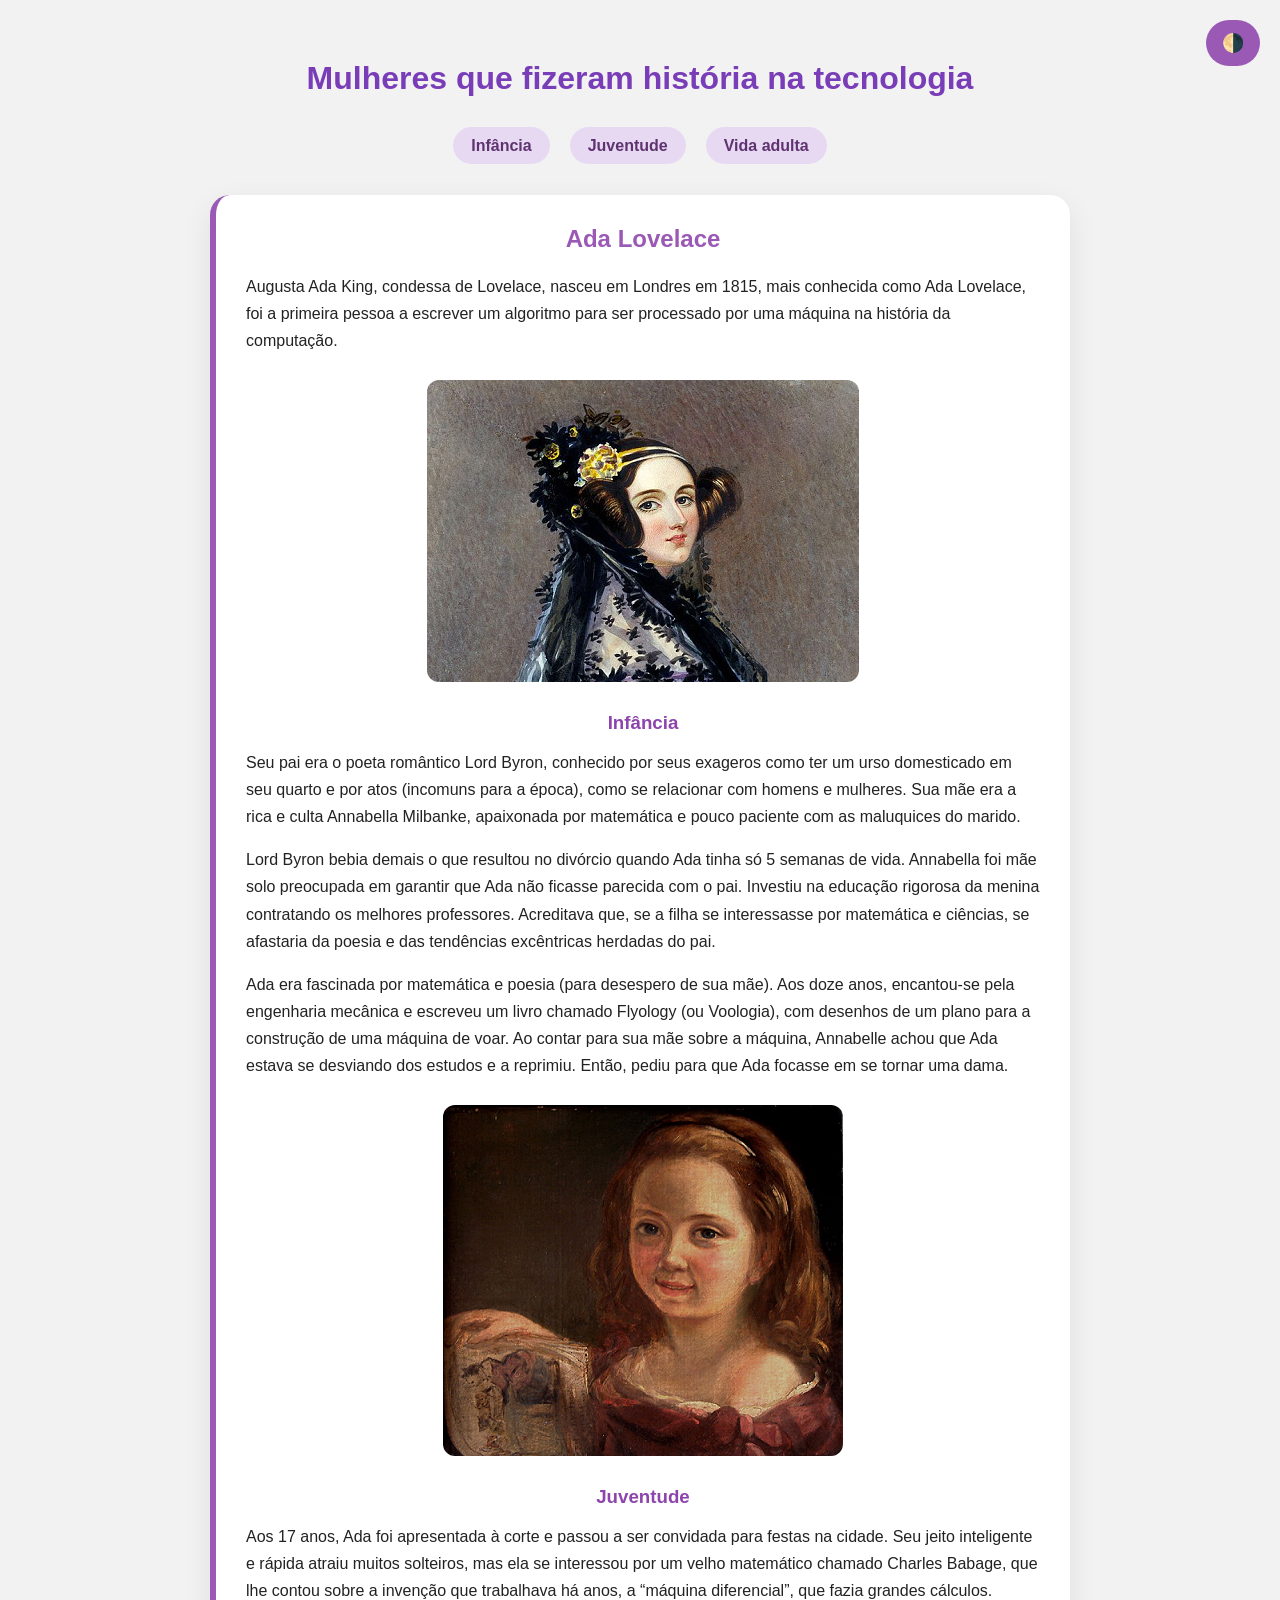
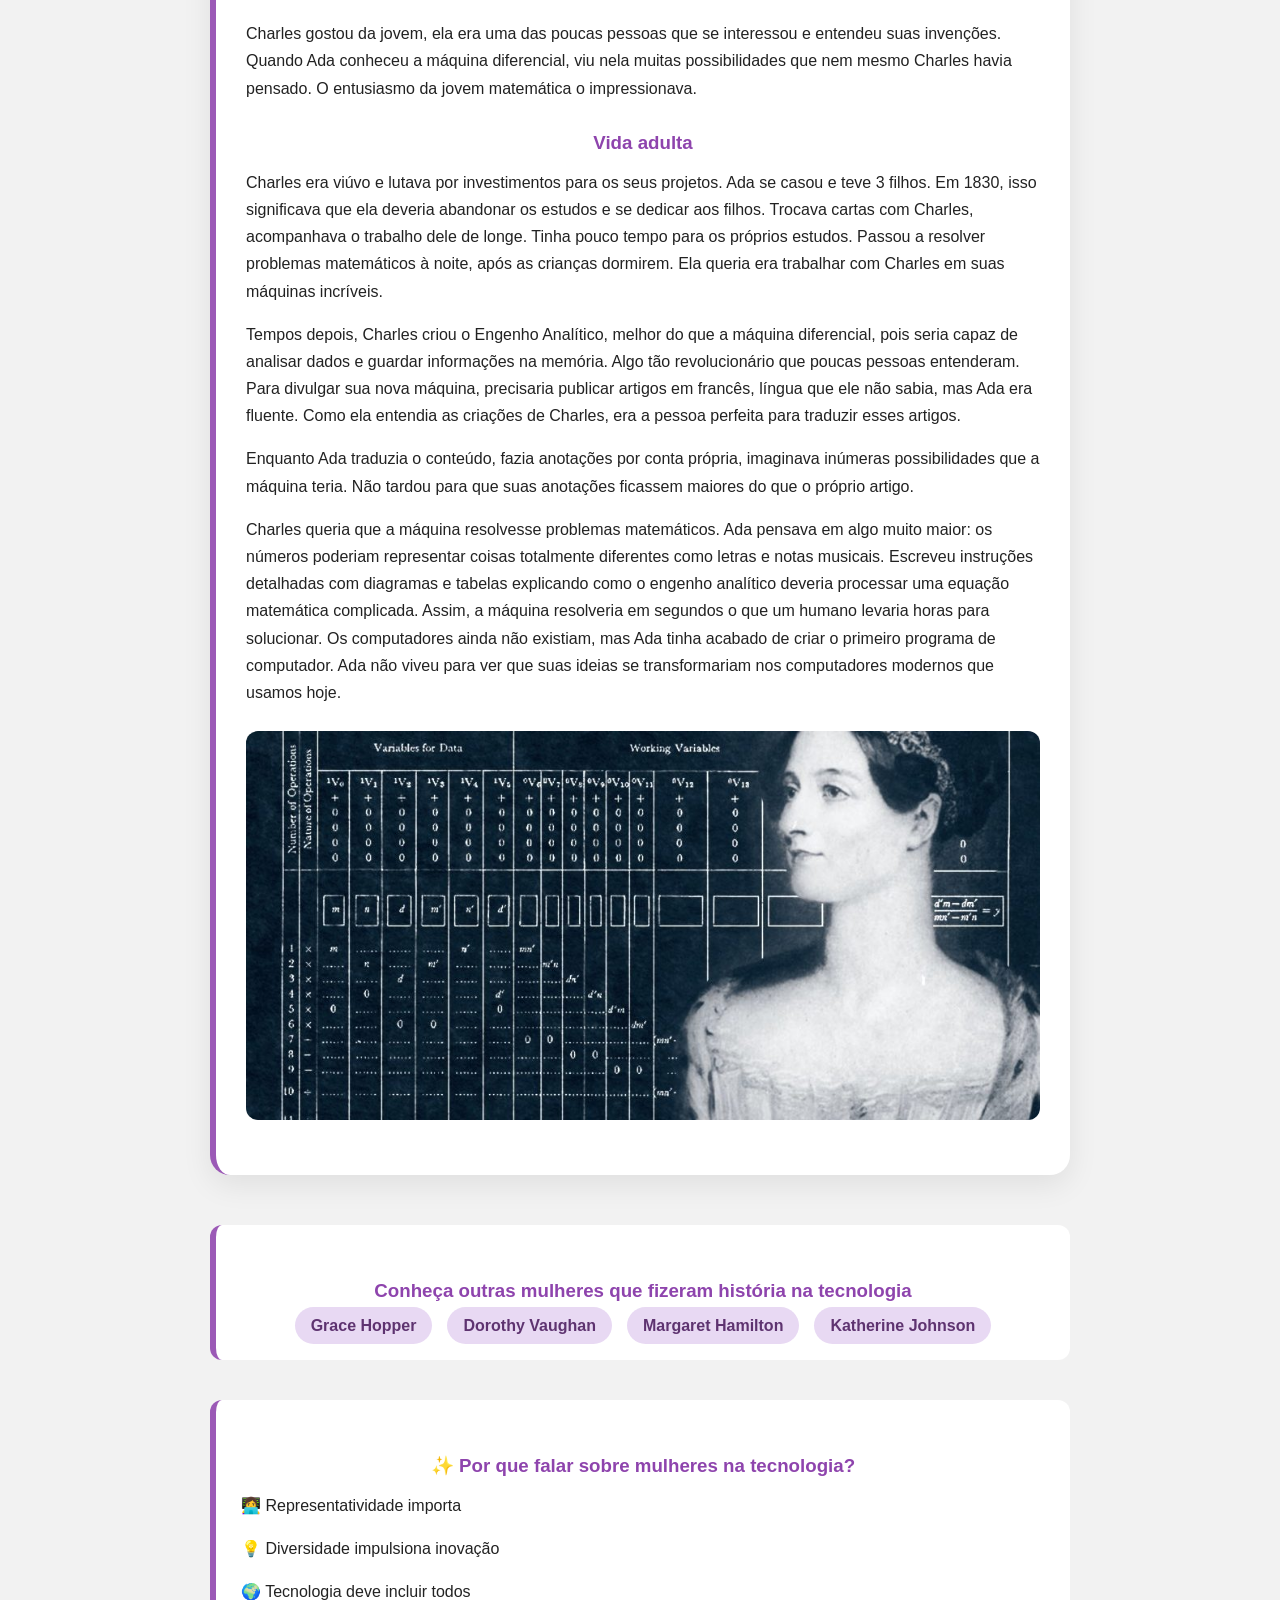
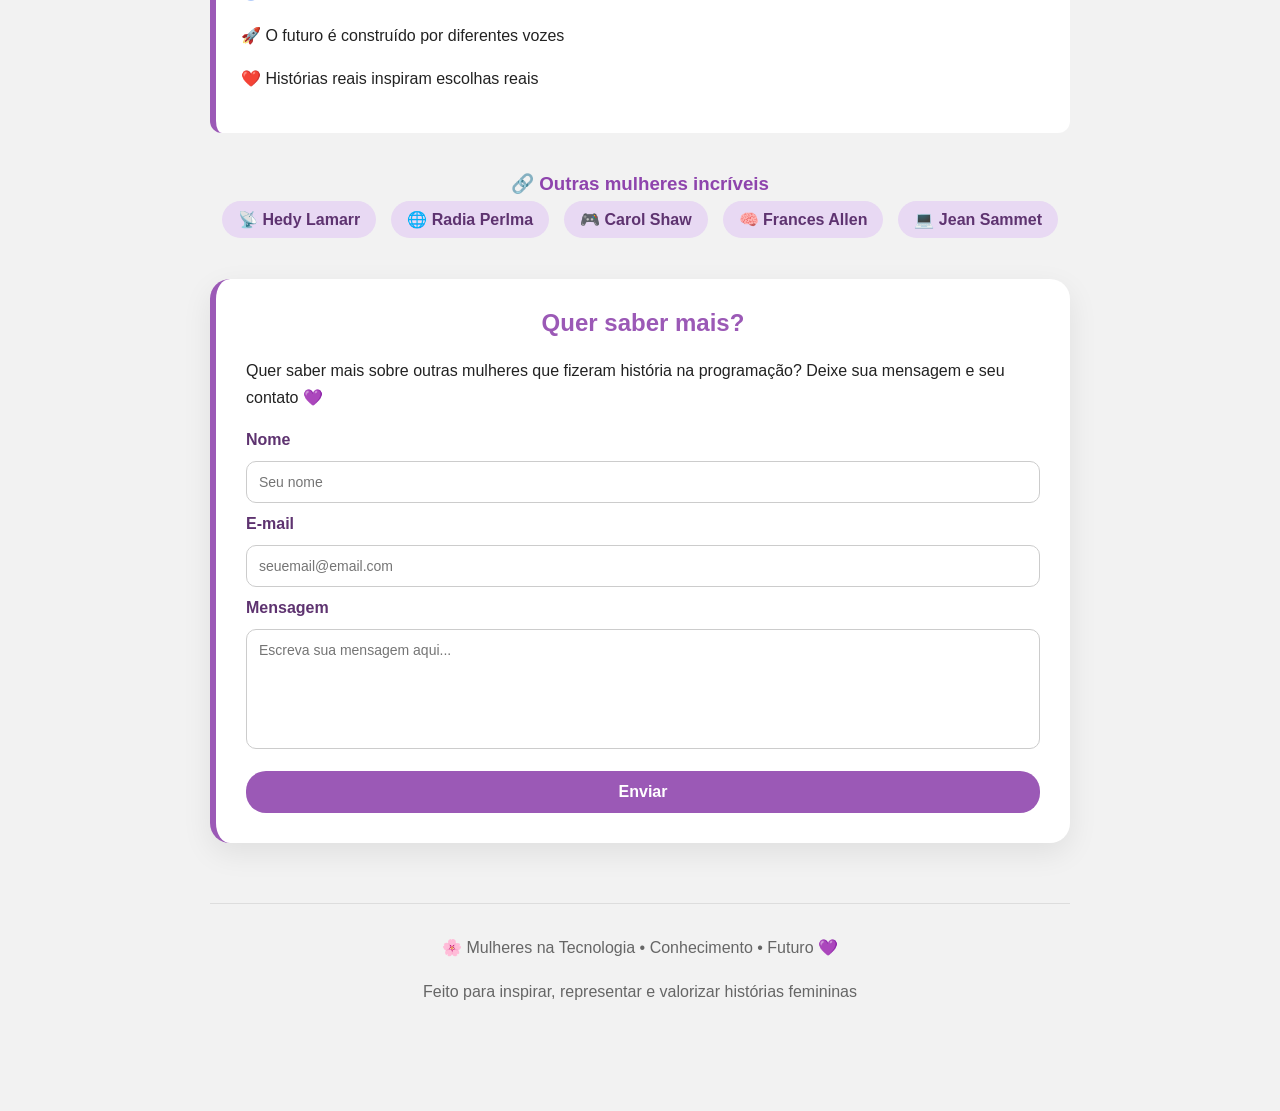
<file: site-ada/ada.html>
<!DOCTYPE html>
<html lang="pt-BR">
<head>
    <meta charset="UTF-8">
    <meta name="viewport" content="width=device-width, initial-scale=1.0">
    <title>Mulheres na tecnologia</title>
    <meta name="description" content="Mulheres que fizeram história na tecnologia">
    <link rel="stylesheet" href="style.css">
</head>

<body>
    <input type="checkbox" id="theme-toggle">

    <label for="theme-toggle" class="theme-button">🌗</label>

    <main class="page">
        <div class="container">

            <h1>Mulheres que fizeram história na tecnologia</h1>

            <nav class="menu">
                <ul>
                    <li><a href="#infancia">Infância</a></li>
                    <li><a href="#juventude">Juventude</a></li>
                    <li><a href="#vida-adulta">Vida adulta</a></li>
                </ul>
            </nav>

            <section class="card">
                <h2>Ada Lovelace</h2>

                <p>Augusta Ada King, condessa de Lovelace, nasceu em Londres em 1815, mais conhecida como Ada Lovelace, foi a primeira pessoa a escrever um algoritmo para ser processado por uma máquina na história da computação.</p>

                <img src="imagens/adaPintura.png" alt="Imagem que mostra uma pintura colorida de Ada.">

                <h3 id="infancia">Infância</h3>

                <p>Seu pai era o poeta romântico Lord Byron, conhecido por seus exageros como ter um urso domesticado em seu quarto e por atos (incomuns para a época), como se relacionar com homens e mulheres. Sua mãe era a rica e culta Annabella Milbanke, apaixonada por matemática e pouco paciente com as maluquices do marido.</p>

                <p>Lord Byron bebia demais o que resultou no divórcio quando Ada tinha só 5 semanas de vida. Annabella foi mãe solo preocupada em garantir que Ada não ficasse parecida com o pai. Investiu na educação rigorosa da menina contratando os melhores professores. Acreditava que, se a filha se interessasse por matemática e ciências, se afastaria da poesia e das tendências excêntricas herdadas do pai.</p>

                <p>Ada era fascinada por matemática e poesia (para desespero de sua mãe). Aos doze anos, encantou-se pela engenharia mecânica e escreveu um livro chamado Flyology (ou Voologia), com desenhos de um plano para a construção de uma máquina de voar. Ao contar para sua mãe sobre a máquina, Annabelle achou que Ada estava se desviando dos estudos e a reprimiu. Então, pediu para que Ada focasse em se tornar uma dama.</p>

                <img src="imagens/adaCrianca.png" alt="Pintura de Ada criança segurando um desenho.">

                <h3 id="juventude">Juventude</h3>

                <p>Aos 17 anos, Ada foi apresentada à corte e passou a ser convidada para festas na cidade. Seu jeito inteligente e rápida atraiu muitos solteiros, mas ela se interessou por um velho matemático chamado Charles Babage, que lhe contou sobre a invenção que trabalhava há anos, a “máquina diferencial”, que fazia grandes cálculos.</p>

                <p>Charles gostou da jovem, ela era uma das poucas pessoas que se interessou e entendeu suas invenções. Quando Ada conheceu a máquina diferencial, viu nela muitas possibilidades que nem mesmo Charles havia pensado. O entusiasmo da jovem matemática o impressionava.</p>

                <h3 id="vida-adulta">Vida adulta</h3>

                <p>Charles era viúvo e lutava por investimentos para os seus projetos. Ada se casou e teve 3 filhos. Em 1830, isso significava que ela deveria abandonar os estudos e se dedicar aos filhos. Trocava cartas com Charles, acompanhava o trabalho dele de longe. Tinha pouco tempo para os próprios estudos. Passou a resolver problemas matemáticos à noite, após as crianças dormirem. Ela queria era trabalhar com Charles em suas máquinas incríveis.</p>

                <p>Tempos depois, Charles criou o Engenho Analítico, melhor do que a máquina diferencial, pois seria capaz de analisar dados e guardar informações na memória. Algo tão revolucionário que poucas pessoas entenderam. Para divulgar sua nova máquina, precisaria publicar artigos em francês, língua que ele não sabia, mas Ada era fluente. Como ela entendia as criações de Charles, era a pessoa perfeita para traduzir esses artigos.</p>

                <p>Enquanto Ada traduzia o conteúdo, fazia anotações por conta própria, imaginava inúmeras possibilidades que a máquina teria. Não tardou para que suas anotações ficassem maiores do que o próprio artigo.</p>

                <p>Charles queria que a máquina resolvesse problemas matemáticos. Ada pensava em algo muito maior: os números poderiam representar coisas totalmente diferentes como letras e notas musicais. Escreveu instruções detalhadas com diagramas e tabelas explicando como o engenho analítico deveria processar uma equação matemática complicada. Assim, a máquina resolveria em segundos o que um humano levaria horas para solucionar. Os computadores ainda não existiam, mas Ada tinha acabado de criar o primeiro programa de computador. Ada não viveu para ver que suas ideias se transformariam nos computadores modernos que usamos hoje.</p>

                <img src="imagens/adaTabela.png" alt="Pintura de Ada jovem ao lado de uma tabela com algoritmos.">
            </section>

            <section class="folder">
                <h3>Conheça outras mulheres que fizeram história na tecnologia</h3>

                <ul class="links-inline">
                    <li><a href="https://pt.wikipedia.org/wiki/Grace_Hopper" target="_blank">Grace Hopper</a></li>
                    <li><a href="https://pt.wikipedia.org/wiki/Dorothy_Vaughan" target="_blank">Dorothy Vaughan</a></li>
                    <li><a href="https://pt.wikipedia.org/wiki/Margaret_Hamilton_(cientista_da_computa%C3%A7%C3%A3o)" target="_blank">Margaret Hamilton</a></li>
                    <li><a href="https://pt.wikipedia.org/wiki/Katherine_Johnson" target="_blank">Katherine Johnson</a></li>
                </ul>
            </section>

            <section class="folder">
                <h3>✨ Por que falar sobre mulheres na tecnologia?</h3>
                <p>👩‍💻 Representatividade importa</p>
                <p>💡 Diversidade impulsiona inovação</p>
                <p>🌍 Tecnologia deve incluir todos</p>
                <p>🚀 O futuro é construído por diferentes vozes</p>
                <p>❤️ Histórias reais inspiram escolhas reais</p>
            </section>

            <section class="links-section">
                <h3>🔗 Outras mulheres incríveis</h3>

                <ul class="links-inline">
                    <li><a href="https://pt.wikipedia.org/wiki/Hedy_Lamarr" target="_blank">📡 Hedy Lamarr</a></li>
                    <li><a href="https://pt.wikipedia.org/wiki/Radia_Perlman" target="_blank">🌐 Radia Perlma</a></li>
                    <li><a href="https://pt.wikipedia.org/wiki/Carol_Shaw" target="_blank">🎮 Carol Shaw</a></li>
                    <li><a href="https://pt.wikipedia.org/wiki/Frances_Allen" target="_blank">🧠 Frances Allen</a></li>
                    <li><a href="https://pt.wikipedia.org/wiki/Jean_E._Sammet" target="_blank">💻 Jean Sammet</a></li>
                </ul>
            </section>

            <section class="card">
            <h2>Quer saber mais?</h2>

            <p>
                Quer saber mais sobre outras mulheres que fizeram história na programação?
                Deixe sua mensagem e seu contato 💜
            </p>

            <form id="formulario">
                <label for="nome">Nome</label>
                <input type="text" id="nome" name="nome" placeholder="Seu nome" required>

                <label for="email">E-mail</label>
                <input type="email" id="email" name="email" placeholder="seuemail@email.com" required>

                <label for="mensagem">Mensagem</label>
                <textarea id="mensagem" name="mensagem" placeholder="Escreva sua mensagem aqui..." required></textarea>

                <button type="submit">Enviar</button>
            </form>
            </section>

            <footer>
                <p>🌸 Mulheres na Tecnologia • Conhecimento • Futuro 💜</p>
                <p>Feito para inspirar, representar e valorizar histórias femininas</p>
            </footer>

        </div>
    </main>
    <script src="script.js"></script>
</body>
</html>
</file>
<file: site-ada/style.css>
* {
    margin: 0;
    padding: 0;
    box-sizing: border-box;
    font-family: Arial, Helvetica, sans-serif;
}

body {
    background: #f2f2f2;
    color: #222;
    transition: background 0.4s, color 0.4s;
}

.page {
    width: 100%;
    min-height: 100vh;
    background: #f2f2f2;
    padding: 60px 0;
}

.container {
    max-width: 900px;
    margin: 0 auto;
    padding: 0 20px;
}

h1 {
    text-align: center;
    margin-bottom: 40px;
    color: #7a3db8;
}

h2 {
    text-align: center;
    margin-bottom: 20px;
    color: #9b59b6;
}

h3 {
    text-align: center;
    margin: 30px 0 15px;
    color: #8e44ad;
}

p {
    margin-bottom: 16px;
    line-height: 1.7;
}

img {
    display: block;
    max-width: 100%;
    margin: 25px auto;
    border-radius: 12px;
}

.card {
    background: #ffffff;
    color: #222;
    padding: 30px;
    border-radius: 20px;
    box-shadow: 0 10px 30px rgba(0,0,0,0.08);
    border-left: 6px solid #9b59b6;
}

.folder {
    margin-top: 40px;
    padding: 25px;
    background: #ffffff;
    border-left: 6px solid #9b59b6;
    border-radius: 12px;
}

.links-section {
    margin-top: 40px;
    text-align: center;
}

.links-inline {
    list-style: none;
    display: flex;
    flex-wrap: wrap;
    gap: 15px;
    margin-top: 15px;
    justify-content: center;
    padding-left: 0;
}

.links-inline li a {
    text-decoration: none;
    background: #e8d9f3;
    color: #5e3370;
    padding: 10px 16px;
    border-radius: 20px;
    font-weight: bold;
    transition: 0.3s;
}

.links-inline li a:hover {
    background: #9b59b6;
    color: #fff;
}

footer {
    margin-top: 60px;
    text-align: center;
    padding: 30px 10px;
    border-top: 1px solid #ddd;
    color: #666;
}

#theme-toggle {
    display: none;
}

.theme-button {
    position: fixed;
    top: 20px;
    right: 20px;
    background: #9b59b6;
    color: #fff;
    padding: 12px 16px;
    border-radius: 30px;
    cursor: pointer;
    font-size: 18px;
}

#theme-toggle:checked ~ .page {
    background: #121212;
    color: #eaeaea;
}

#theme-toggle:checked ~ .page h1,
#theme-toggle:checked ~ .page h2,
#theme-toggle:checked ~ .page h3 {
    color: #cfa7ff;
}

#theme-toggle:checked ~ .page .card {
    background: #1e1e1e;
    color: #eaeaea;
    border-left-color: #cfa7ff;
}

#theme-toggle:checked ~ .page .folder {
    background: #1a1a1a;
    border-left-color: #cfa7ff;
}

#theme-toggle:checked ~ .page .links-inline li a {
    background: #2a2a2a;
    color: #eaeaea;
}

#theme-toggle:checked ~ .page .links-inline li a:hover {
    background: #cfa7ff;
    color: #121212;
}

#theme-toggle:checked ~ .page footer {
    border-top-color: #333;
    color: #aaa;
}

.menu {
    margin-bottom: 40px;
}

.menu ul {
    list-style: none;
    display: flex;
    justify-content: center;
    gap: 20px;
    padding-left: 0;
}

.menu a {
    text-decoration: none;
    background: #e8d9f3;
    color: #5e3370;
    padding: 10px 18px;
    border-radius: 20px;
    font-weight: bold;
    transition: 0.3s;
}

.menu a:hover {
    background: #9b59b6;
    color: #fff;
}

#theme-toggle:checked ~ .page .menu a {
    background: #2a2a2a;
    color: #eaeaea;
}

#theme-toggle:checked ~ .page .menu a:hover {
    background: #cfa7ff;
    color: #121212;
}

form {
    display: flex;
    flex-direction: column;
    gap: 12px;
    margin-top: 20px;
}

form label {
    font-weight: bold;
    color: #5e3370;
}

form input,
form textarea {
    padding: 12px;
    border-radius: 10px;
    border: 1px solid #ccc;
    font-size: 14px;
}

form textarea {
    resize: none;
    height: 120px;
}

form button {
    margin-top: 10px;
    padding: 12px;
    border: none;
    border-radius: 20px;
    background: #9b59b6;
    color: #fff;
    font-size: 16px;
    font-weight: bold;
    cursor: pointer;
    transition: 0.3s;
}

form button:hover {
    background: #7a3db8;
}

#theme-toggle:checked ~ .page form label {
    color: #cfa7ff;
}

#theme-toggle:checked ~ .page form input,
#theme-toggle:checked ~ .page form textarea {
    background: #2a2a2a;
    color: #eaeaea;
    border: 1px solid #444;
}

#theme-toggle:checked ~ .page form button {
    background: #cfa7ff;
    color: #121212;
}

#theme-toggle:checked ~ .page form button:hover {
    background: #b38cff;
}

.card + .folder,
.folder + .card,
.links-section + .card {
    margin-top: 50px;
}
</file>
